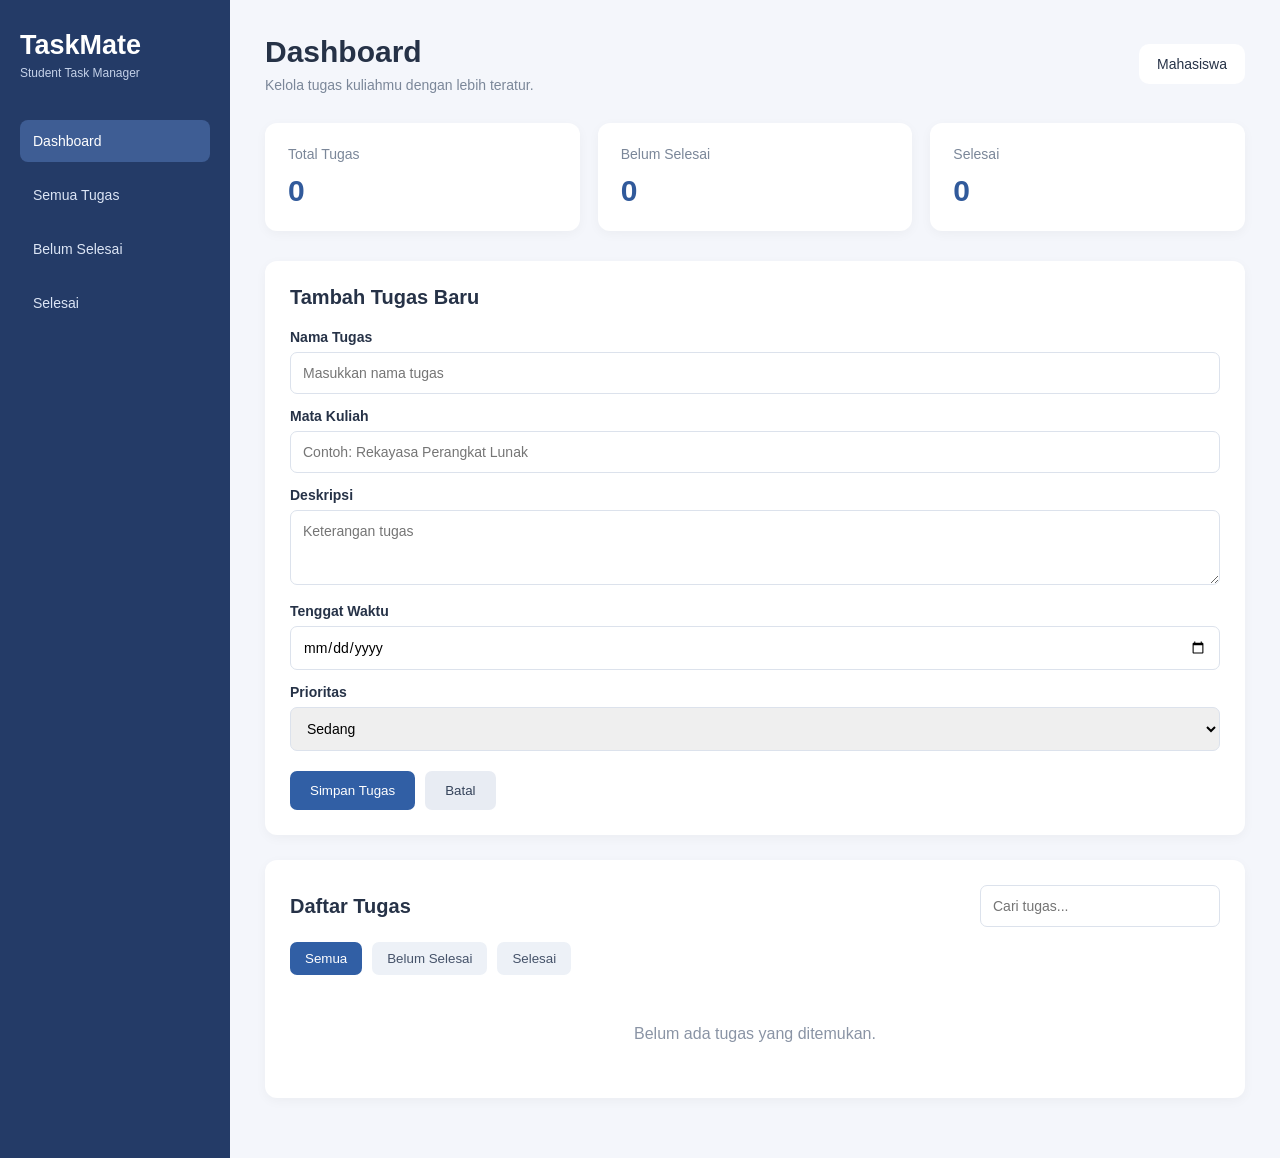
<file: index.html>
<!DOCTYPE html>
<html lang="id">
<head>
    <meta charset="UTF-8">
    <meta name="viewport" content="width=device-width, initial-scale=1.0">
    <title>TaskMate - To-Do List Mahasiswa</title>
    <link rel="stylesheet" href="todo2.css">
</head>
<body>

    <div class="container">

        <!-- Sidebar -->
        <aside class="sidebar">
            <h2>TaskMate</h2>
            <p class="subtitle">Student Task Manager</p>

            <nav>
                <button class="menu active" data-filter="all">
                    Dashboard
                </button>

                <button class="menu" data-filter="all">
                    Semua Tugas
                </button>

                <button class="menu" data-filter="pending">
                    Belum Selesai
                </button>

                <button class="menu" data-filter="done">
                    Selesai
                </button>
            </nav>
        </aside>

        <!-- Konten Utama -->
        <main class="main-content">

            <header class="header">
                <div>
                    <h1>Dashboard</h1>
                    <p>Kelola tugas kuliahmu dengan lebih teratur.</p>
                </div>
                <span class="user">Mahasiswa</span>
            </header>

            <!-- Ringkasan -->
            <section class="summary">

                <div class="card">
                    <p>Total Tugas</p>
                    <h2 id="totalTasks">0</h2>
                </div>

                <div class="card">
                    <p>Belum Selesai</p>
                    <h2 id="pendingTasks">0</h2>
                </div>

                <div class="card">
                    <p>Selesai</p>
                    <h2 id="doneTasks">0</h2>
                </div>

            </section>

            <!-- Form Tambah Tugas -->
            <section class="form-section" id="formSection">
                <h2 id="formTitle">Tambah Tugas Baru</h2>

                <form id="taskForm">

                    <input type="hidden" id="taskId">

                    <label for="taskName">Nama Tugas</label>
                    <input type="text" id="taskName"
                        placeholder="Masukkan nama tugas" required>

                    <label for="subject">Mata Kuliah</label>
                    <input type="text" id="subject"
                        placeholder="Contoh: Rekayasa Perangkat Lunak" required>

                    <label for="description">Deskripsi</label>
                    <textarea id="description"
                        placeholder="Keterangan tugas"></textarea>

                    <label for="deadline">Tenggat Waktu</label>
                    <input type="date" id="deadline" required>

                    <label for="priority">Prioritas</label>
                    <select id="priority">
                        <option value="Rendah">Rendah</option>
                        <option value="Sedang" selected>Sedang</option>
                        <option value="Tinggi">Tinggi</option>
                    </select>

                    <div class="form-buttons">
                        <button type="submit" id="saveButton">
                            Simpan Tugas
                        </button>

                        <button type="button" id="cancelButton">
                            Batal
                        </button>
                    </div>

                </form>
            </section>

            <!-- Daftar Tugas -->
            <section class="task-section">
                <div class="task-header">
                    <h2>Daftar Tugas</h2>

                    <input type="search" id="searchInput"
                        placeholder="Cari tugas...">
                </div>

                <div class="filter-buttons">
                    <button class="filter active" data-filter="all">
                        Semua
                    </button>
                    <button class="filter" data-filter="pending">
                        Belum Selesai
                    </button>
                    <button class="filter" data-filter="done">
                        Selesai
                    </button>
                </div>

                <div id="taskList"></div>
            </section>

        </main>
    </div>

    <script src="todo2.js"></script>

</body>
</html>
</file>
<file: todo2.css>
/* Pengaturan dasar */
* {
    margin: 0;
    padding: 0;
    box-sizing: border-box;
}

body {
    font-family: Arial, sans-serif;
    background: #f4f6fb;
    color: #263247;
}

.container {
    display: flex;
    min-height: 100vh;
}

/* Sidebar */
.sidebar {
    width: 230px;
    background: #243b67;
    color: white;
    padding: 30px 20px;
    flex-shrink: 0;
}

.sidebar h2 {
    font-size: 27px;
    margin-bottom: 5px;
}

.subtitle {
    font-size: 12px;
    color: #c4d1e8;
    margin-bottom: 40px;
}

.sidebar nav {
    display: flex;
    flex-direction: column;
    gap: 12px;
}

.menu {
    border: none;
    background: transparent;
    color: #dce5f5;
    text-align: left;
    padding: 13px;
    border-radius: 8px;
    cursor: pointer;
    font-size: 14px;
}

.menu:hover,
.menu.active {
    background: #3e5d94;
    color: white;
}

/* Konten utama */
.main-content {
    flex: 1;
    padding: 35px;
    min-width: 0;
}

.header {
    display: flex;
    justify-content: space-between;
    align-items: center;
    gap: 15px;
    margin-bottom: 30px;
}

.header h1 {
    font-size: 30px;
    margin-bottom: 8px;
}

.header p {
    color: #7b8799;
    font-size: 14px;
}

.user {
    background: white;
    padding: 12px 18px;
    border-radius: 10px;
    font-size: 14px;
}

/* Kartu ringkasan */
.summary {
    display: grid;
    grid-template-columns: repeat(3, 1fr);
    gap: 18px;
    margin-bottom: 30px;
}

.card {
    background: white;
    padding: 23px;
    border-radius: 12px;
    box-shadow: 0 3px 12px rgba(0,0,0,0.04);
}

.card p {
    color: #7b8799;
    font-size: 14px;
    margin-bottom: 12px;
}

.card h2 {
    font-size: 30px;
    color: #315a9b;
}

/* Formulir */
.form-section,
.task-section {
    background: white;
    padding: 25px;
    border-radius: 12px;
    margin-bottom: 25px;
    box-shadow: 0 3px 12px rgba(0,0,0,0.04);
}

.form-section h2,
.task-section h2 {
    font-size: 20px;
    margin-bottom: 20px;
}

form label {
    display: block;
    font-size: 14px;
    font-weight: bold;
    margin: 14px 0 7px;
}

form input,
form textarea,
form select,
#searchInput {
    width: 100%;
    padding: 12px;
    border: 1px solid #dce2ec;
    border-radius: 7px;
    font-size: 14px;
    font-family: Arial, sans-serif;
}

form textarea {
    min-height: 75px;
    resize: vertical;
}

form input:focus,
form textarea:focus,
form select:focus {
    outline: 2px solid #a9c6f5;
    border-color: #4779c7;
}

.form-buttons {
    display: flex;
    gap: 10px;
    margin-top: 20px;
}

button {
    font-family: Arial, sans-serif;
}

#saveButton,
#cancelButton {
    border: none;
    padding: 12px 20px;
    border-radius: 7px;
    cursor: pointer;
}

#saveButton {
    background: #315fa5;
    color: white;
}

#saveButton:hover {
    background: #244a84;
}

#cancelButton {
    background: #e8ecf3;
    color: #35435a;
}

/* Daftar tugas */
.task-header {
    display: flex;
    justify-content: space-between;
    align-items: center;
    gap: 15px;
    margin-bottom: 15px;
}

.task-header h2 {
    margin: 0;
}

#searchInput {
    max-width: 240px;
}

.filter-buttons {
    display: flex;
    gap: 10px;
    margin-bottom: 20px;
    flex-wrap: wrap;
}

.filter {
    border: none;
    background: #edf1f7;
    padding: 9px 15px;
    border-radius: 7px;
    cursor: pointer;
    color: #46536a;
}

.filter.active {
    background: #315fa5;
    color: white;
}

/* Kartu setiap tugas */
.task-item {
    border: 1px solid #e6eaf0;
    padding: 18px;
    border-radius: 9px;
    margin-bottom: 12px;
}

.task-top {
    display: flex;
    justify-content: space-between;
    gap: 12px;
}

.task-item h3 {
    font-size: 16px;
    margin-bottom: 7px;
}

.task-item p {
    font-size: 13px;
    color: #7b8799;
    margin-top: 7px;
}

.status {
    font-size: 12px;
    padding: 6px 10px;
    border-radius: 20px;
    height: fit-content;
}

.status.pending {
    background: #fff1d6;
    color: #a66b00;
}

.status.done {
    background: #dcf6e6;
    color: #23834c;
}

.priority {
    font-weight: bold;
}

.task-actions {
    display: flex;
    flex-wrap: wrap;
    gap: 8px;
    margin-top: 15px;
}

.task-actions button {
    border: none;
    border-radius: 6px;
    padding: 8px 12px;
    cursor: pointer;
    font-size: 12px;
}

.complete-btn {
    background: #e0f4e8;
    color: #207745;
}

.edit-btn {
    background: #e3edff;
    color: #28569c;
}

.delete-btn {
    background: #ffe5e5;
    color: #b33b3b;
}

.empty-message {
    text-align: center;
    padding: 30px;
    color: #8a94a5;
}

/* Tampilan layar kecil */
@media (max-width: 750px) {
    .sidebar {
        width: 170px;
        padding: 20px 12px;
    }

    .main-content {
        padding: 20px 15px;
    }

    .summary {
        grid-template-columns: 1fr;
    }

    .header,
    .task-header {
        align-items: flex-start;
        flex-direction: column;
    }

    #searchInput {
        max-width: 100%;
    }
}

@media (max-width: 480px) {
    .container {
        flex-direction: column;
    }

    .sidebar {
        width: 100%;
    }

    .sidebar nav {
        flex-direction: row;
        flex-wrap: wrap;
    }

    .menu {
        font-size: 12px;
        padding: 9px;
    }
}
</file>
